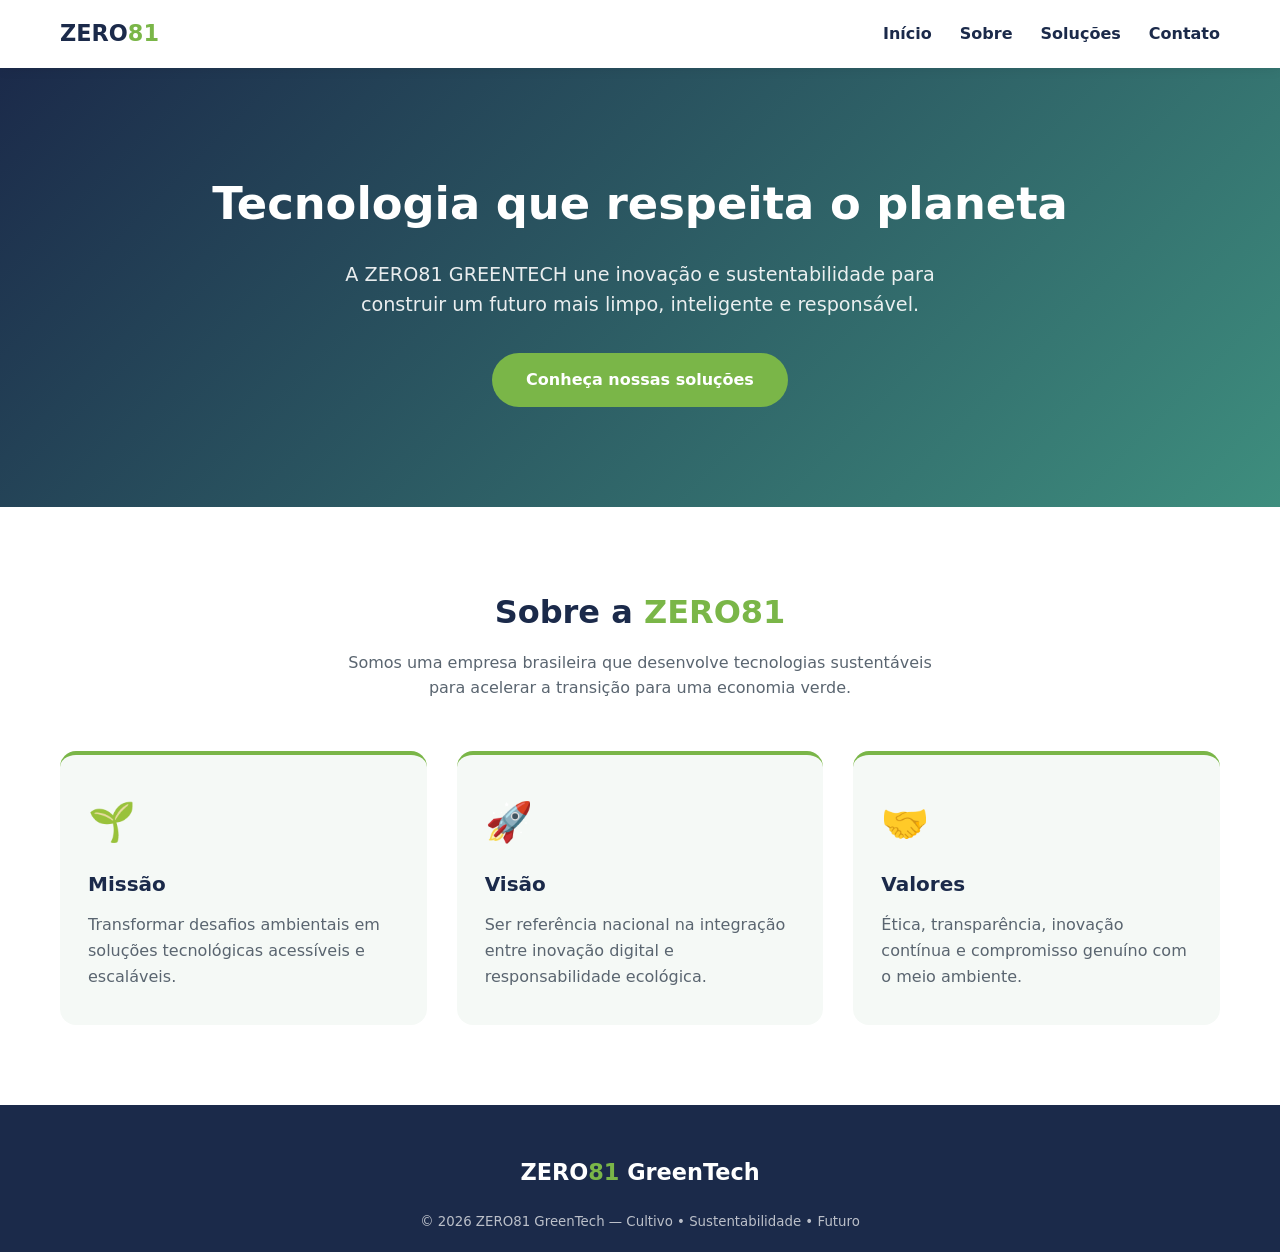
<file: index.html>
<!DOCTYPE html>
<html lang="pt-BR">
<head>
  <meta charset="UTF-8">
  <meta name="viewport" content="width=device-width, initial-scale=1.0">
  <title>ZERO81 GREENTECH | Tecnologia e Sustentabilidade</title>
  <link rel="stylesheet" href="styles.css">
</head>
<body>

  <!-- HEADER -->
  <header>
    <nav>
      <a href="index.html" class="logo">ZERO<span>81</span></a>
      <ul class="menu" id="menu">
        <li><a href="index.html">Início</a></li>
        <li><a href="sobre.html">Sobre</a></li>
        <li><a href="solucoes.html">Soluções</a></li>
        <li><a href="contato.html">Contato</a></li>
      </ul>
      <button class="menu-btn" id="menuBtn">☰</button>
    </nav>
  </header>

  <!-- HERO -->
  <section class="hero" id="home">
    <div class="container">
      <h1>Tecnologia que respeita o planeta</h1>
      <p>A ZERO81 GREENTECH une inovação e sustentabilidade para construir um futuro mais limpo, inteligente e responsável.</p>
      <a href="solucoes.html" class="btn">Conheça nossas soluções</a>
    </div>
  </section>

  <!-- SOBRE -->
  <section id="sobre">
    <div class="container">
      <h2 class="section-title">Sobre a <span>ZERO81</span></h2>
      <p class="subtitle">Somos uma empresa brasileira que desenvolve tecnologias sustentáveis para acelerar a transição para uma economia verde.</p>
      <div class="cards">
        <div class="card">
          <div class="icon">🌱</div>
          <h3>Missão</h3>
          <p>Transformar desafios ambientais em soluções tecnológicas acessíveis e escaláveis.</p>
        </div>
        <div class="card">
          <div class="icon">🚀</div>
          <h3>Visão</h3>
          <p>Ser referência nacional na integração entre inovação digital e responsabilidade ecológica.</p>
        </div>
        <div class="card">
          <div class="icon">🤝</div>
          <h3>Valores</h3>
          <p>Ética, transparência, inovação contínua e compromisso genuíno com o meio ambiente.</p>
        </div>
      </div>
    </div>
  </section>

  <!-- FOOTER -->
  <footer>
    <div class="logo" style="color:#fff">ZERO<span>81</span> GreenTech</div>
    <small>© 2026 ZERO81 GreenTech — Cultivo • Sustentabilidade • Futuro</small>
  </footer>

  <script>
    document.getElementById('menuBtn').addEventListener('click', () => {
      document.getElementById('menu').classList.toggle('open');
    });
  </script>
</body>
</html>
</file>
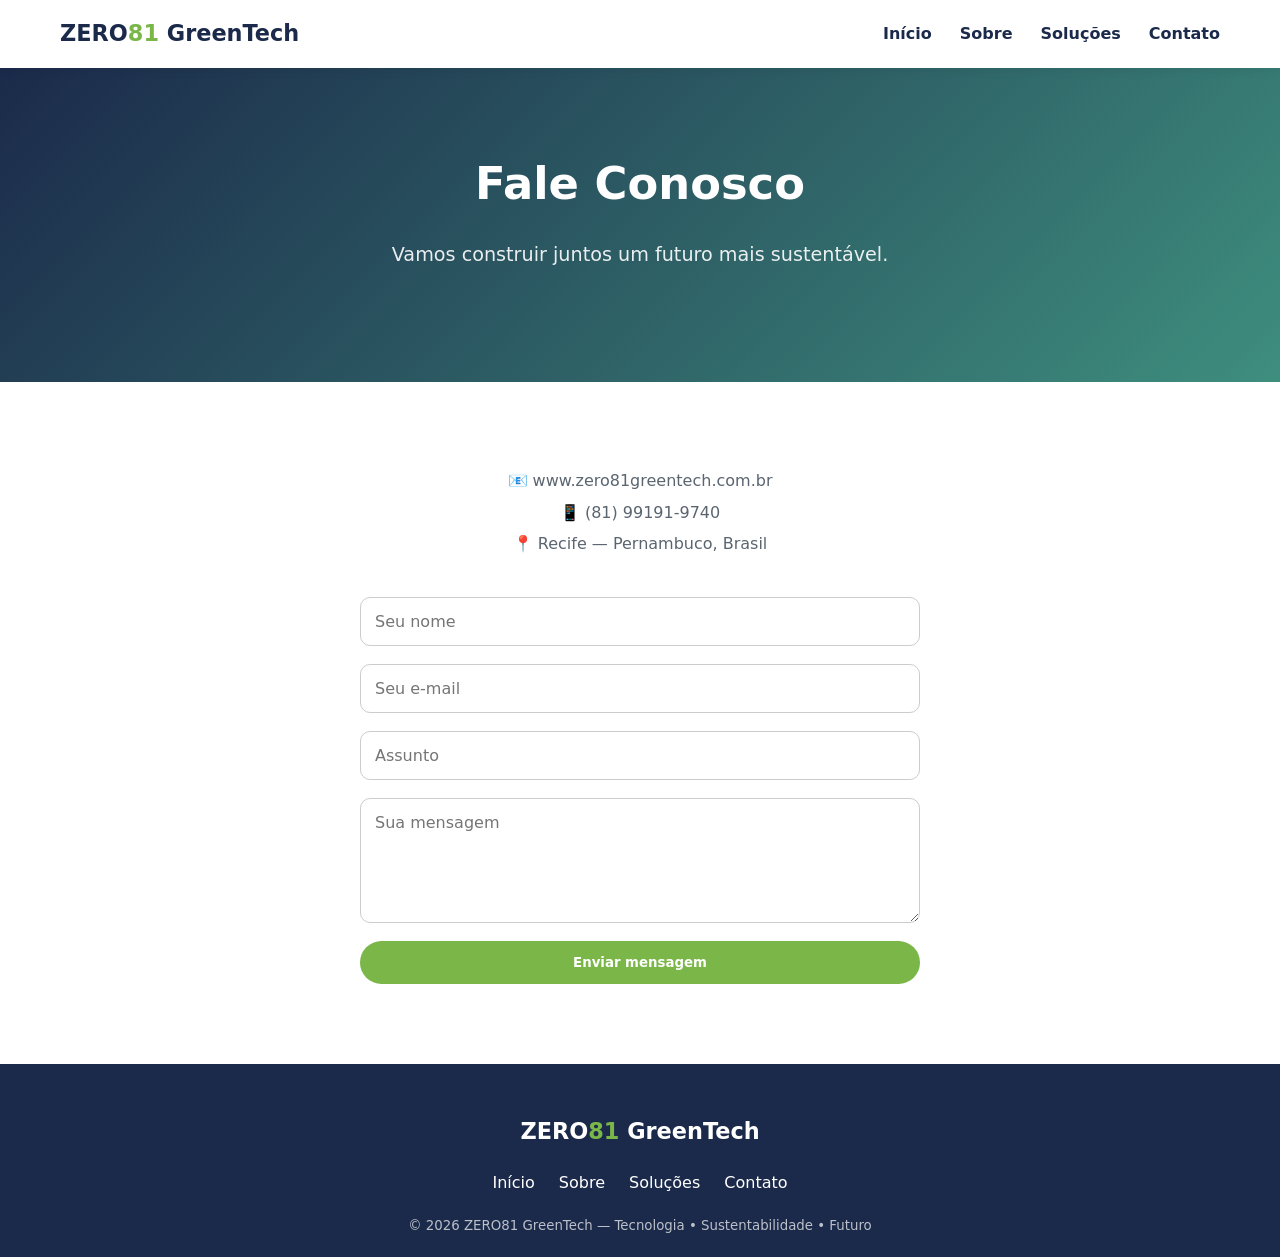
<file: contato.html>
<!DOCTYPE html>
<html lang="pt-BR">
<head>
<meta charset="UTF-8">
<meta name="viewport" content="width=device-width,initial-scale=1.0">
<title>Contato | ZERO81 GreenTech</title>
<link rel="stylesheet" href="styles.css">
<style>
  form{max-width:560px;margin:0 auto;display:flex;flex-direction:column;gap:18px;}
  form input,form textarea{padding:14px;border:1px solid #ccc;border-radius:10px;font-size:1rem;font-family:inherit;}
  form input:focus,form textarea:focus{outline:none;border-color:var(--verde);}
  .contact-info{text-align:center;margin-bottom:40px;color:var(--cinza);}
  .contact-info p{margin:6px 0;}
</style>
</head>
<body>

<header>
  <nav>
    <div class="logo">ZERO<span>81</span> GreenTech</div>
    <ul class="menu" id="menu">
      <li><a href="index.html">Início</a></li>
      <li><a href="sobre.html">Sobre</a></li>
      <li><a href="solucoes.html">Soluções</a></li>
      <li><a href="contato.html">Contato</a></li>
    </ul>
    <button class="menu-btn" onclick="document.getElementById('menu').classList.toggle('open')">☰</button>
  </nav>
</header>

<section class="hero" style="padding:80px 20px">
  <div class="container">
    <h1>Fale Conosco</h1>
    <p>Vamos construir juntos um futuro mais sustentável.</p>
  </div>
</section>

<section>
  <div class="container">
    <div class="contact-info">
      <p>📧 www.zero81greentech.com.br</p>
      <p>📱 (81) 99191-9740</p>
      <p>📍 Recife — Pernambuco, Brasil</p>
    </div>
    <form onsubmit="alert('Mensagem enviada! (formulário fictício)');return false;">
      <input type="text" placeholder="Seu nome" required>
      <input type="email" placeholder="Seu e-mail" required>
      <input type="text" placeholder="Assunto">
      <textarea rows="5" placeholder="Sua mensagem" required></textarea>
      <button type="submit" class="btn" style="border:none;cursor:pointer;">Enviar mensagem</button>
    </form>
  </div>
</section>

<footer>
  <div class="logo" style="color:#fff">ZERO<span>81</span> GreenTech</div>
  <ul class="fmenu">
    <li><a href="index.html">Início</a></li>
    <li><a href="sobre.html">Sobre</a></li>
    <li><a href="solucoes.html">Soluções</a></li>
    <li><a href="contato.html">Contato</a></li>
  </ul>
  <small>© 2026 ZERO81 GreenTech — Tecnologia • Sustentabilidade • Futuro</small>
</footer>

</body>
</html>
</file>
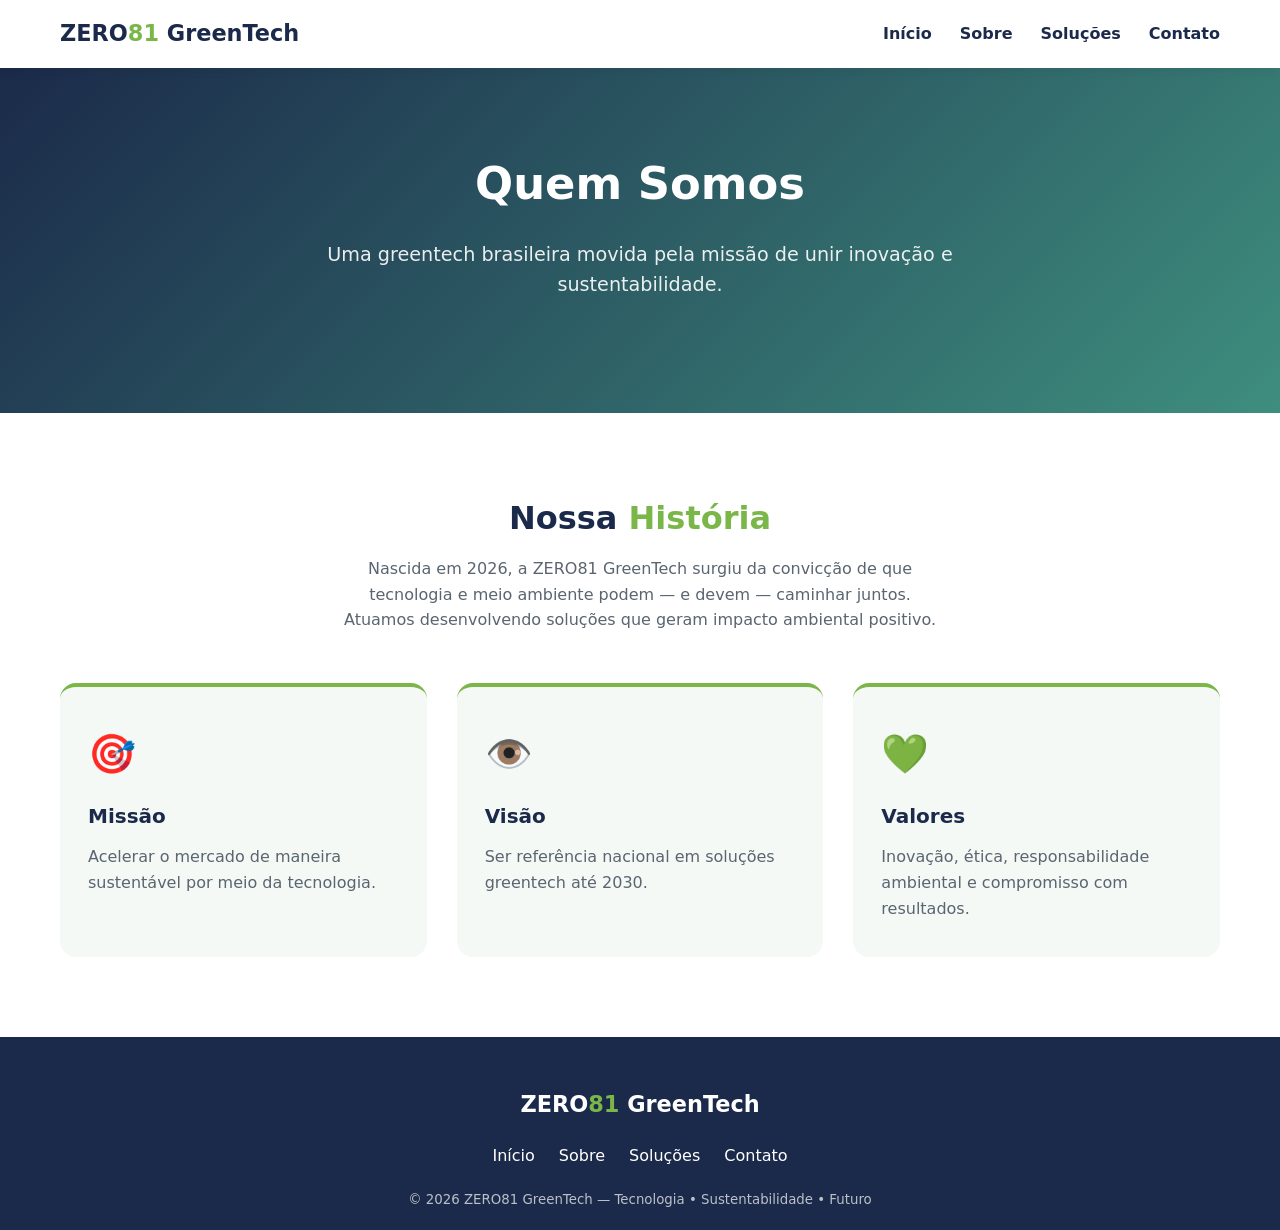
<file: sobre.html>
<!DOCTYPE html>
<html lang="pt-BR">
<head>
<meta charset="UTF-8">
<meta name="viewport" content="width=device-width,initial-scale=1.0">
<title>Sobre | ZERO81 GreenTech</title>
<link rel="stylesheet" href="styles.css">
</head>
<body>

<header>
  <nav>
    <div class="logo">ZERO<span>81</span> GreenTech</div>
    <ul class="menu" id="menu">
      <li><a href="index.html">Início</a></li>
      <li><a href="sobre.html">Sobre</a></li>
      <li><a href="solucoes.html">Soluções</a></li>
      <li><a href="contato.html">Contato</a></li>
    </ul>
    <button class="menu-btn" onclick="document.getElementById('menu').classList.toggle('open')">☰</button>
  </nav>
</header>

<section class="hero" style="padding:80px 20px">
  <div class="container">
    <h1>Quem Somos</h1>
    <p>Uma greentech brasileira movida pela missão de unir inovação e sustentabilidade.</p>
  </div>
</section>

<section>
  <div class="container">
    <h2 class="section-title">Nossa <span>História</span></h2>
    <p class="subtitle">Nascida em 2026, a ZERO81 GreenTech surgiu da convicção de que tecnologia e meio ambiente podem — e devem — caminhar juntos. Atuamos desenvolvendo soluções que geram impacto ambiental positivo.</p>
    <div class="cards">
      <div class="card"><div class="icon">🎯</div><h3>Missão</h3><p>Acelerar o mercado de maneira sustentável por meio da tecnologia.</p></div>
      <div class="card"><div class="icon">👁️</div><h3>Visão</h3><p>Ser referência nacional em soluções greentech até 2030.</p></div>
      <div class="card"><div class="icon">💚</div><h3>Valores</h3><p>Inovação, ética, responsabilidade ambiental e compromisso com resultados.</p></div>
    </div>
  </div>
</section>

<footer>
  <div class="logo" style="color:#fff">ZERO<span>81</span> GreenTech</div>
  <ul class="fmenu">
    <li><a href="index.html">Início</a></li>
    <li><a href="sobre.html">Sobre</a></li>
    <li><a href="solucoes.html">Soluções</a></li>
    <li><a href="contato.html">Contato</a></li>
  </ul>
  <small>© 2026 ZERO81 GreenTech — Tecnologia • Sustentabilidade • Futuro</small>
</footer>

</body>
</html>
</file>
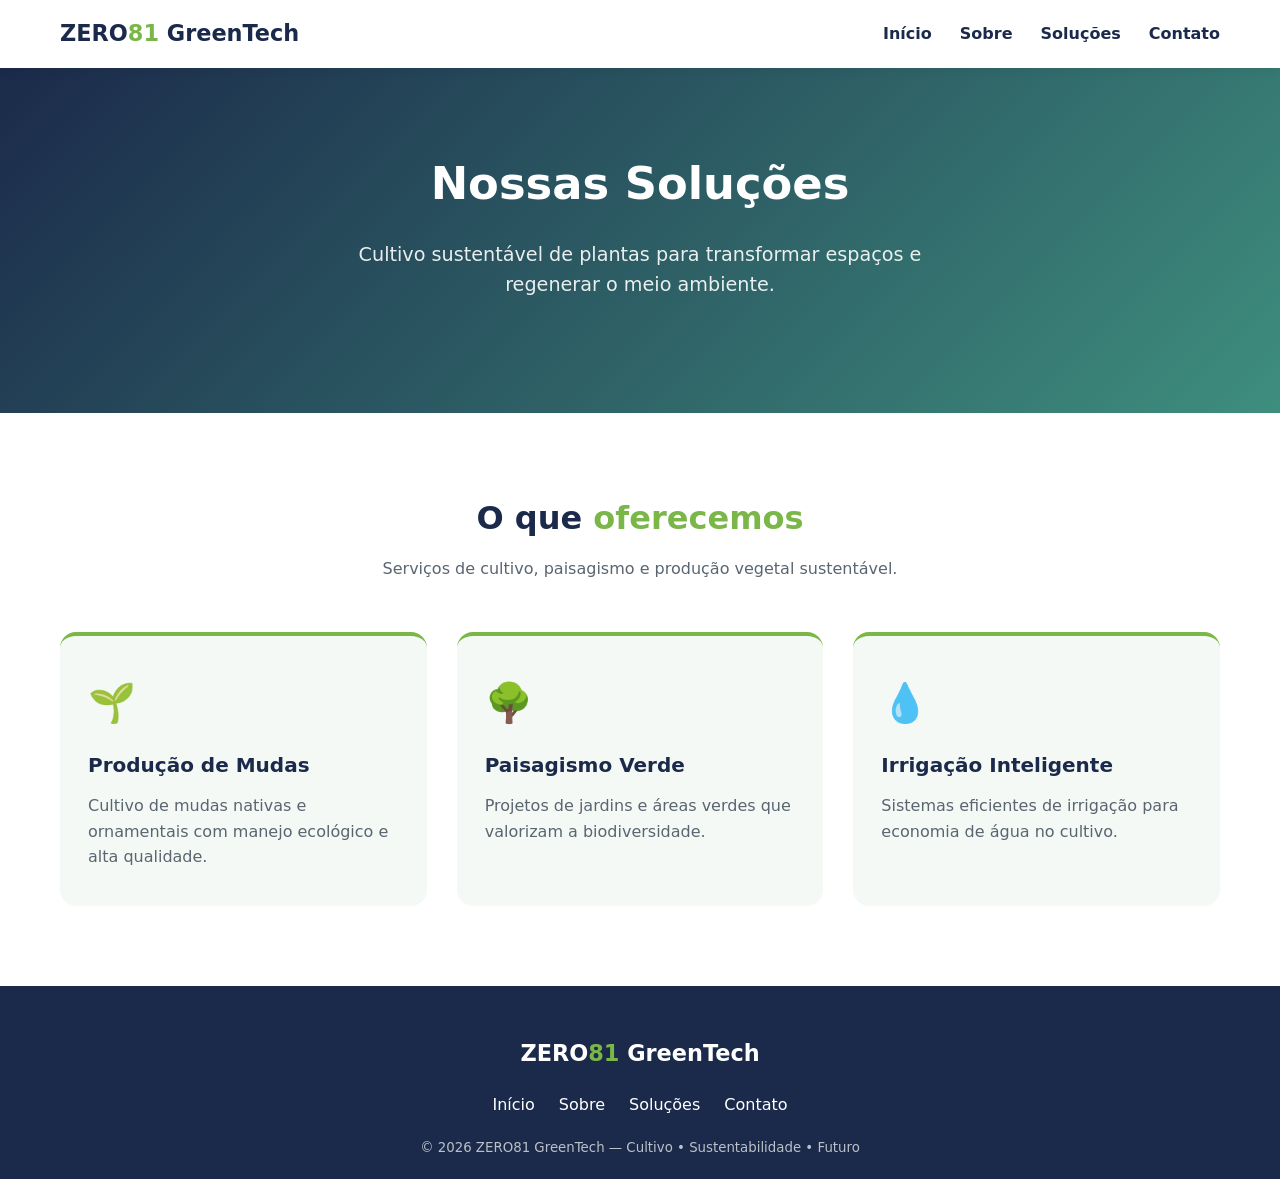
<file: solucoes.html>
<!DOCTYPE html>
<html lang="pt-BR">
<head>
<meta charset="UTF-8">
<meta name="viewport" content="width=device-width,initial-scale=1.0">
<title>Soluções | ZERO81 GreenTech</title>
<link rel="stylesheet" href="styles.css">
</head>
<body>

<header>
  <nav>
    <div class="logo">ZERO<span>81</span> GreenTech</div>
    <ul class="menu" id="menu">
      <li><a href="index.html">Início</a></li>
      <li><a href="sobre.html">Sobre</a></li>
      <li><a href="solucoes.html">Soluções</a></li>
      <li><a href="contato.html">Contato</a></li>
    </ul>
    <button class="menu-btn" onclick="document.getElementById('menu').classList.toggle('open')">☰</button>
  </nav>
</header>

<section class="hero" style="padding:80px 20px">
  <div class="container">
    <h1>Nossas Soluções</h1>
    <p>Cultivo sustentável de plantas para transformar espaços e regenerar o meio ambiente.</p>
  </div>
</section>

<section>
  <div class="container">
    <h2 class="section-title">O que <span>oferecemos</span></h2>
    <p class="subtitle">Serviços de cultivo, paisagismo e produção vegetal sustentável.</p>
    <div class="cards">
      <div class="card"><div class="icon">🌱</div><h3>Produção de Mudas</h3><p>Cultivo de mudas nativas e ornamentais com manejo ecológico e alta qualidade.</p></div>
      <div class="card"><div class="icon">🌳</div><h3>Paisagismo Verde</h3><p>Projetos de jardins e áreas verdes que valorizam a biodiversidade.</p></div>
      <div class="card"><div class="icon">💧</div><h3>Irrigação Inteligente</h3><p>Sistemas eficientes de irrigação para economia de água no cultivo.</p></div>
    </div>
  </div>
</section>

<footer>
  <div class="logo" style="color:#fff">ZERO<span>81</span> GreenTech</div>
  <ul class="fmenu">
    <li><a href="index.html">Início</a></li>
    <li><a href="sobre.html">Sobre</a></li>
    <li><a href="solucoes.html">Soluções</a></li>
    <li><a href="contato.html">Contato</a></li>
  </ul>
  <small>© 2026 ZERO81 GreenTech — Cultivo • Sustentabilidade • Futuro</small>
</footer>

</body>
</html>
</file>
<file: styles.css>
:root{
  --azul:#1B2A4A;
  --verde:#7AB648;
  --teal:#3E8E7E;
  --claro:#f5f9f6;
  --cinza:#5a6570;
}
*{margin:0;padding:0;box-sizing:border-box;font-family:'Segoe UI',system-ui,sans-serif;}
html{scroll-behavior:smooth;}
body{color:var(--azul);line-height:1.6;overflow-x:hidden;}
a{text-decoration:none;color:inherit;}
img{max-width:100%;display:block;}
.container{max-width:1200px;margin:0 auto;padding:0 20px;}

/* HEADER */
header{position:sticky;top:0;background:#fff;box-shadow:0 2px 12px rgba(0,0,0,.06);z-index:100;}
nav{display:flex;justify-content:space-between;align-items:center;padding:16px 20px;max-width:1200px;margin:0 auto;}
.logo{font-size:1.4rem;font-weight:800;color:var(--azul);}
.logo span{color:var(--verde);}
.menu{display:flex;gap:28px;list-style:none;}
.menu a{font-weight:600;transition:.3s;}
.menu a:hover{color:var(--verde);}
.menu-btn{display:none;font-size:1.6rem;background:none;border:none;cursor:pointer;color:var(--azul);}

/* HERO */
.hero{background:linear-gradient(135deg,var(--azul),var(--teal));color:#fff;padding:100px 20px;text-align:center;}
.hero h1{font-size:2.8rem;margin-bottom:20px;}
.hero p{font-size:1.2rem;max-width:640px;margin:0 auto 32px;opacity:.9;}
.btn{display:inline-block;background:var(--verde);color:#fff;padding:14px 34px;border-radius:30px;font-weight:700;transition:.3s;}
.btn:hover{background:#68a03a;transform:translateY(-2px);}

/* SEÇÕES */
section{padding:80px 0;}
.section-title{text-align:center;font-size:2rem;margin-bottom:12px;}
.section-title span{color:var(--verde);}
.subtitle{text-align:center;color:var(--cinza);max-width:600px;margin:0 auto 50px;}

.cards{display:grid;grid-template-columns:repeat(auto-fit,minmax(280px,1fr));gap:30px;}
.card{background:var(--claro);padding:36px 28px;border-radius:16px;border-top:4px solid var(--verde);transition:.3s;}
.card:hover{transform:translateY(-6px);box-shadow:0 12px 30px rgba(0,0,0,.08);}
.card h3{color:var(--azul);margin-bottom:12px;font-size:1.25rem;}
.card p{color:var(--cinza);}
.icon{font-size:2.4rem;margin-bottom:16px;}

/* FOOTER */
footer{background:var(--azul);color:#fff;padding:50px 20px 20px;text-align:center;}
footer .logo{color:#fff;}
footer .fmenu{display:flex;justify-content:center;gap:24px;margin:20px 0;flex-wrap:wrap;list-style:none;}
footer a:hover{color:var(--verde);}
footer small{opacity:.7;display:block;margin-top:20px;}

/* RESPONSIVO */
@media(max-width:768px){
  .menu{position:fixed;top:64px;right:-100%;flex-direction:column;background:#fff;width:70%;height:100vh;padding:40px 30px;box-shadow:-4px 0 20px rgba(0,0,0,.1);transition:.4s;z-index:99;}
  .menu.open{right:0;}
  .menu-btn{display:block;}
  .hero{padding:70px 20px;}
  .hero h1{font-size:2rem;}
  .hero p{font-size:1rem;}
  section{padding:50px 0;}
  .section-title{font-size:1.6rem;}
}
</file>
